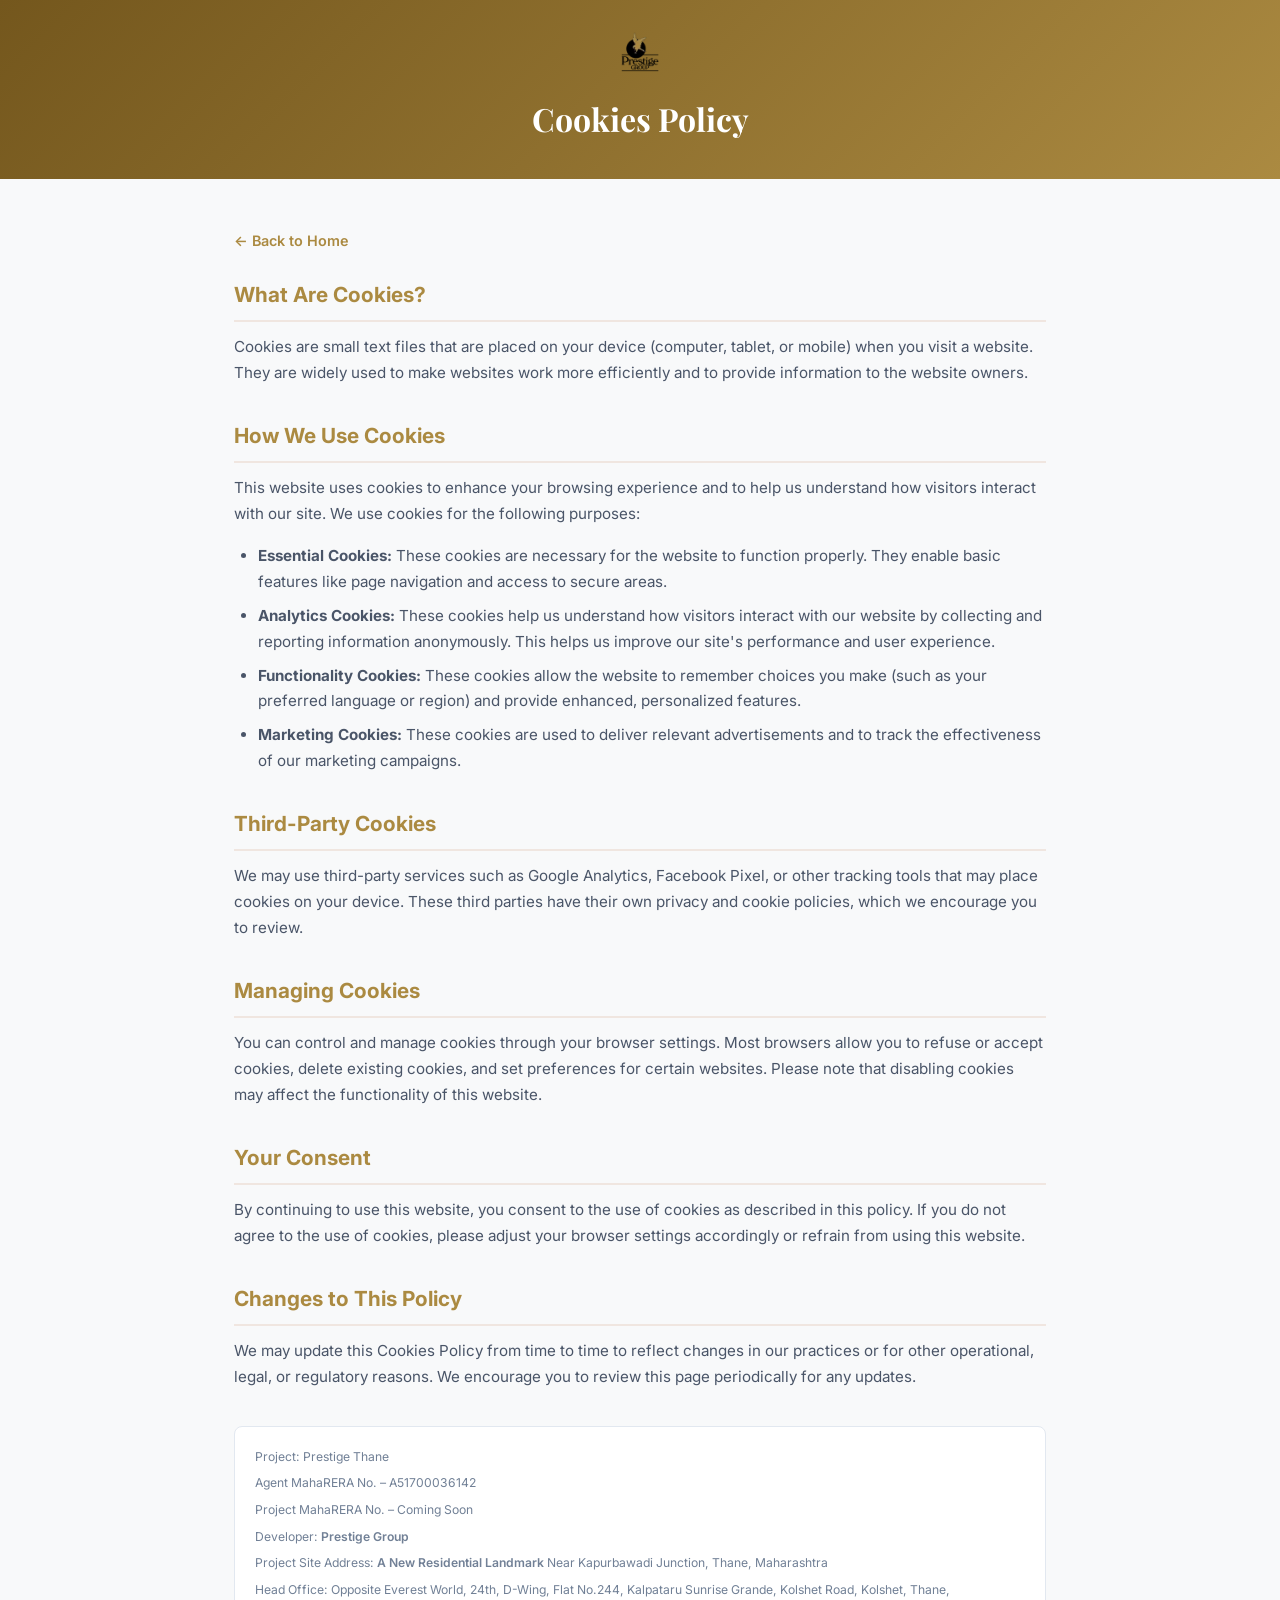
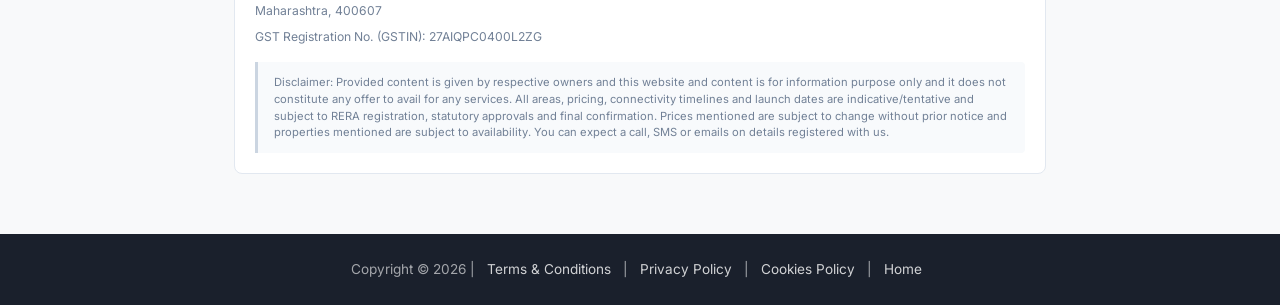
<file: cookies.html>
<!DOCTYPE html>
<html lang="en">
<head>
    <meta charset="UTF-8">
    <meta name="viewport" content="width=device-width, initial-scale=1.0">
    <meta name="description" content="Cookies Policy for Prestige Thane — The Strategic Advisors">
    <meta name="robots" content="noindex, nofollow">
    <link rel="icon" type="image/webp" href="img/logo.webp">
    <title>Cookies Policy | Prestige Thane</title>

    <!-- Google Fonts -->
    <link rel="preconnect" href="https://fonts.googleapis.com">
    <link rel="preconnect" href="https://fonts.gstatic.com" crossorigin>
    <link href="https://fonts.googleapis.com/css2?family=Inter:wght@300;400;500;600;700;800&family=Playfair+Display:wght@500;600;700&display=swap" rel="stylesheet">

    <style>
        *, *::before, *::after { margin: 0; padding: 0; box-sizing: border-box; }
        body {
            font-family: 'Inter', sans-serif;
            background: #f8f9fa;
            color: #1a202c;
            line-height: 1.7;
        }
        .page-header {
            background: linear-gradient(135deg, #74571d 0%, #ab8a41 100%);
            padding: 32px 24px;
            text-align: center;
        }
        .page-header a.logo-link {
            display: inline-block;
            margin-bottom: 12px;
        }
        .page-header .logo-img {
            height: 40px;
            width: auto;
        }
        .page-header h1 {
            font-family: 'Playfair Display', serif;
            font-size: 2rem;
            font-weight: 700;
            color: #ffffff;
        }
        .content-container {
            max-width: 860px;
            margin: 0 auto;
            padding: 48px 24px 60px;
        }
        .content-container h2 {
            font-size: 1.3rem;
            font-weight: 700;
            color: #ab8a41;
            margin: 32px 0 12px;
            padding-bottom: 8px;
            border-bottom: 2px solid #f0e6e0;
        }
        .content-container h2:first-of-type { margin-top: 0; }
        .content-container p {
            font-size: 0.95rem;
            color: #4a5568;
            margin-bottom: 16px;
        }
        .content-container ul {
            margin: 0 0 16px 24px;
            color: #4a5568;
            font-size: 0.95rem;
        }
        .content-container ul li {
            margin-bottom: 8px;
        }
        .rera-box {
            background: #ffffff;
            border: 1px solid #e2e8f0;
            border-radius: 8px;
            padding: 20px;
            margin-top: 36px;
        }
        .rera-box p {
            font-size: 0.76rem;
            color: #718096;
            margin-bottom: 6px;
        }
        .rera-box p strong { color: #718096; font-weight: 600; }
        .disclaimer-box {
            background: #f8fafc;
            border-left: 3px solid #cbd5e1;
            padding: 12px 16px;
            margin-top: 14px;
            border-radius: 0 4px 4px 0;
        }
        .disclaimer-box p { font-size: 0.70rem; color: #718096; margin: 0; line-height: 1.5; }
        .page-footer {
            background: #1a202c;
            padding: 24px;
            text-align: center;
        }
        .page-footer p {
            font-size: 0.85rem;
            color: rgba(255,255,255,0.6);
        }
        .page-footer a {
            color: rgba(255,255,255,0.8);
            text-decoration: none;
            margin: 0 8px;
            transition: color 0.2s;
        }
        .page-footer a:hover { color: #ffffff; }
        .back-link {
            display: inline-flex;
            align-items: center;
            gap: 6px;
            color: #ab8a41;
            font-weight: 600;
            font-size: 0.9rem;
            text-decoration: none;
            margin-bottom: 24px;
            transition: color 0.2s;
        }
        .back-link:hover { color: #74571d; }
    </style>
</head>
<body>

    <div class="page-header">
        <a href="index.html" class="logo-link">
            <img src="img/logo.webp" alt="Prestige Group Logo" class="logo-img">
        </a>
        <h1>Cookies Policy</h1>
    </div>

    <div class="content-container">
        <a href="index.html" class="back-link">← Back to Home</a>

        <h2>What Are Cookies?</h2>
        <p>Cookies are small text files that are placed on your device (computer, tablet, or mobile) when you visit a website. They are widely used to make websites work more efficiently and to provide information to the website owners.</p>

        <h2>How We Use Cookies</h2>
        <p>This website uses cookies to enhance your browsing experience and to help us understand how visitors interact with our site. We use cookies for the following purposes:</p>
        <ul>
            <li><strong>Essential Cookies:</strong> These cookies are necessary for the website to function properly. They enable basic features like page navigation and access to secure areas.</li>
            <li><strong>Analytics Cookies:</strong> These cookies help us understand how visitors interact with our website by collecting and reporting information anonymously. This helps us improve our site's performance and user experience.</li>
            <li><strong>Functionality Cookies:</strong> These cookies allow the website to remember choices you make (such as your preferred language or region) and provide enhanced, personalized features.</li>
            <li><strong>Marketing Cookies:</strong> These cookies are used to deliver relevant advertisements and to track the effectiveness of our marketing campaigns.</li>
        </ul>

        <h2>Third-Party Cookies</h2>
        <p>We may use third-party services such as Google Analytics, Facebook Pixel, or other tracking tools that may place cookies on your device. These third parties have their own privacy and cookie policies, which we encourage you to review.</p>

        <h2>Managing Cookies</h2>
        <p>You can control and manage cookies through your browser settings. Most browsers allow you to refuse or accept cookies, delete existing cookies, and set preferences for certain websites. Please note that disabling cookies may affect the functionality of this website.</p>

        <h2>Your Consent</h2>
        <p>By continuing to use this website, you consent to the use of cookies as described in this policy. If you do not agree to the use of cookies, please adjust your browser settings accordingly or refrain from using this website.</p>

        <h2>Changes to This Policy</h2>
        <p>We may update this Cookies Policy from time to time to reflect changes in our practices or for other operational, legal, or regulatory reasons. We encourage you to review this page periodically for any updates.</p>

        <div class="rera-box">
            <p>Project: Prestige Thane</p>
            <p>Agent MahaRERA No. – A51700036142</p>
            <p>Project MahaRERA No. – Coming Soon</p>
            <p>Developer: <strong>Prestige Group</strong></p>
            <p>Project Site Address: <strong>A New Residential Landmark</strong> Near Kapurbawadi Junction, Thane, Maharashtra</p>
            <p>Head Office: Opposite Everest World, 24th, D-Wing, Flat No.244, Kalpataru Sunrise Grande, Kolshet Road, Kolshet, Thane, Maharashtra, 400607</p>
            <p>GST Registration No. (GSTIN): 27AIQPC0400L2ZG</p>
            <div class="disclaimer-box">
                <p>Disclaimer: Provided content is given by respective owners and this website and content is for information purpose only and it does not constitute any offer to avail for any services. All areas, pricing, connectivity timelines and launch dates are indicative/tentative and subject to RERA registration, statutory approvals and final confirmation. Prices mentioned are subject to change without prior notice and properties mentioned are subject to availability. You can expect a call, SMS or emails on details registered with us.</p>
            </div>
        </div>
    </div>

    <div class="page-footer">
        <p>Copyright &copy; 2026 | <a href="terms.html">Terms & Conditions</a> | <a href="privacy.html">Privacy Policy</a> | <a href="cookies.html">Cookies Policy</a> | <a href="index.html">Home</a></p>
    </div>

</body>
</html>
</file>
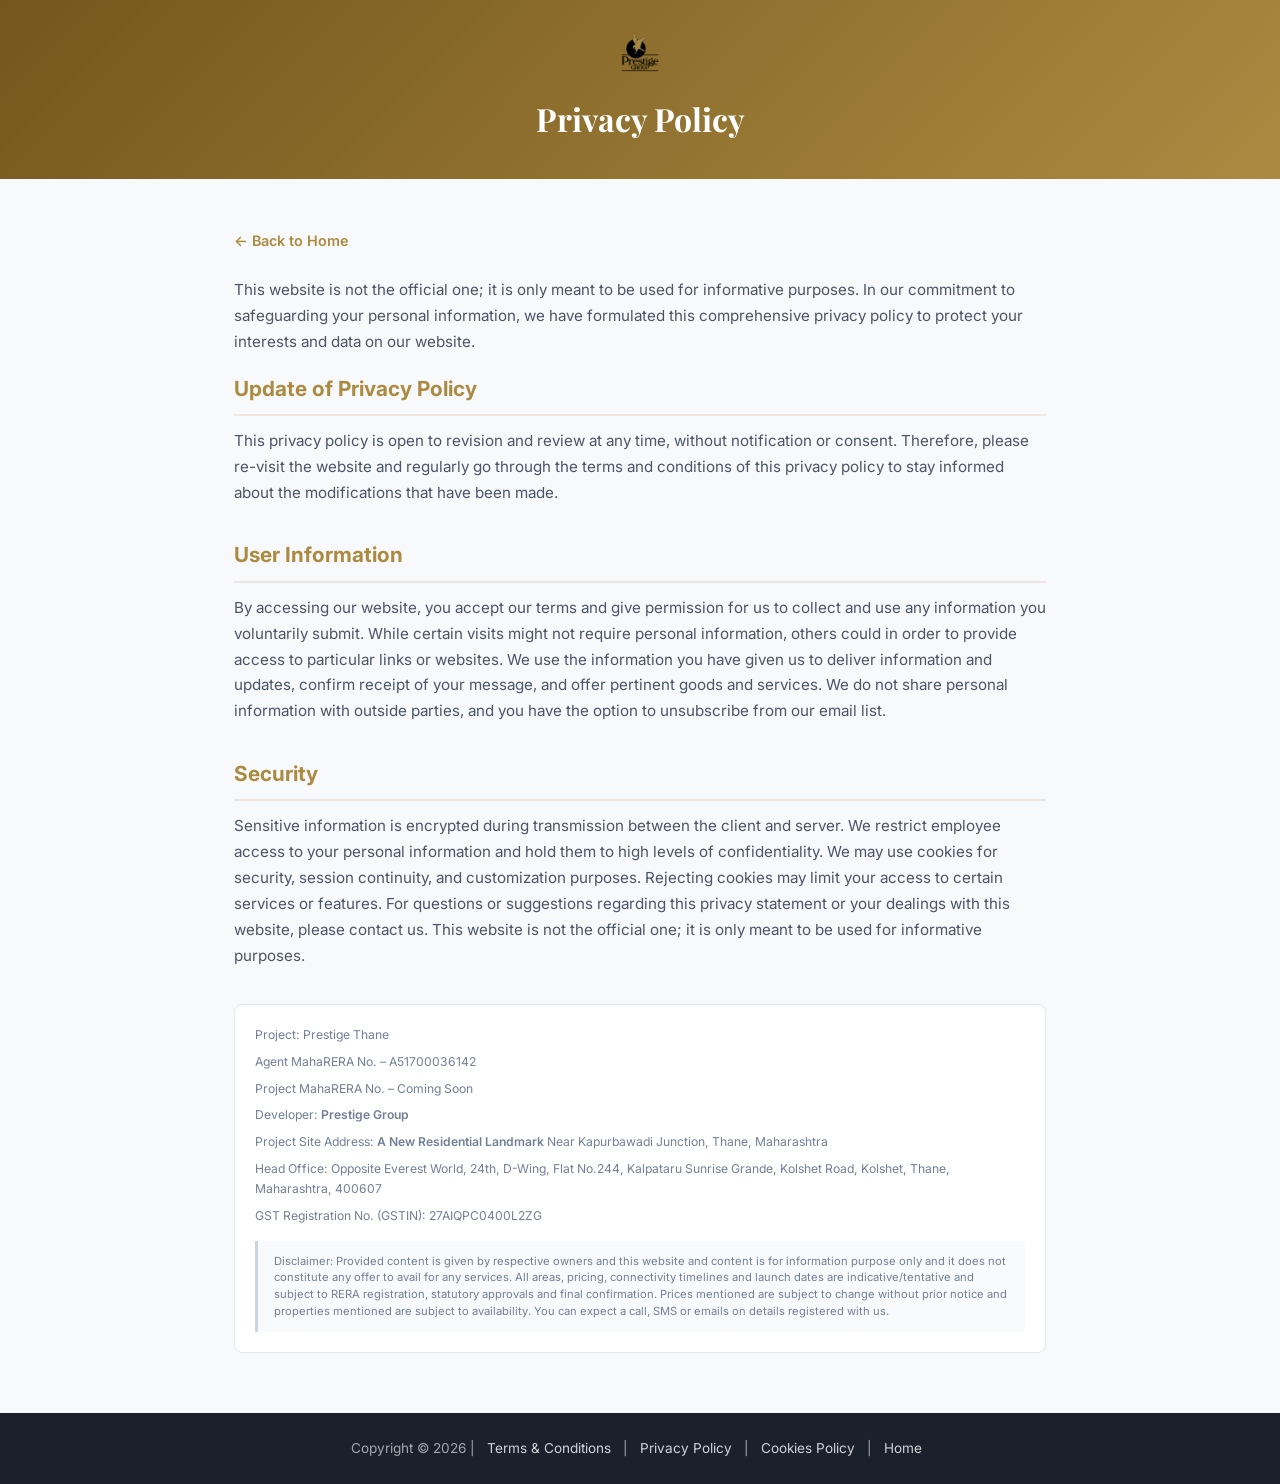
<file: privacy.html>
<!DOCTYPE html>
<html lang="en">
<head>
    <meta charset="UTF-8">
    <meta name="viewport" content="width=device-width, initial-scale=1.0">
    <meta name="description" content="Privacy Policy for Prestige Thane — The Strategic Advisors">
    <meta name="robots" content="noindex, nofollow">
    <link rel="icon" type="image/webp" href="img/logo.webp">
    <title>Privacy Policy | Prestige Thane</title>

    <!-- Google Fonts -->
    <link rel="preconnect" href="https://fonts.googleapis.com">
    <link rel="preconnect" href="https://fonts.gstatic.com" crossorigin>
    <link href="https://fonts.googleapis.com/css2?family=Inter:wght@300;400;500;600;700;800&family=Playfair+Display:wght@500;600;700&display=swap" rel="stylesheet">

    <style>
        *, *::before, *::after { margin: 0; padding: 0; box-sizing: border-box; }
        body {
            font-family: 'Inter', sans-serif;
            background: #f8f9fa;
            color: #1a202c;
            line-height: 1.7;
        }
        .page-header {
            background: linear-gradient(135deg, #74571d 0%, #ab8a41 100%);
            padding: 32px 24px;
            text-align: center;
        }
        .page-header a.logo-link {
            display: inline-block;
            margin-bottom: 12px;
        }
        .page-header .logo-img {
            height: 40px;
            width: auto;
        }
        .page-header h1 {
            font-family: 'Playfair Display', serif;
            font-size: 2rem;
            font-weight: 700;
            color: #ffffff;
        }
        .content-container {
            max-width: 860px;
            margin: 0 auto;
            padding: 48px 24px 60px;
        }
        .content-container h2 {
            font-size: 1.3rem;
            font-weight: 700;
            color: #ab8a41;
            margin: 32px 0 12px;
            padding-bottom: 8px;
            border-bottom: 2px solid #f0e6e0;
        }
        .content-container h2:first-of-type { margin-top: 0; }
        .content-container p {
            font-size: 0.95rem;
            color: #4a5568;
            margin-bottom: 16px;
        }
        .rera-box {
            background: #ffffff;
            border: 1px solid #e2e8f0;
            border-radius: 8px;
            padding: 20px;
            margin-top: 36px;
        }
        .rera-box p {
            font-size: 0.76rem;
            color: #718096;
            margin-bottom: 6px;
        }
        .rera-box p strong { color: #718096; font-weight: 600; }
        .disclaimer-box {
            background: #f8fafc;
            border-left: 3px solid #cbd5e1;
            padding: 12px 16px;
            margin-top: 14px;
            border-radius: 0 4px 4px 0;
        }
        .disclaimer-box p { font-size: 0.70rem; color: #718096; margin: 0; line-height: 1.5; }
        .page-footer {
            background: #1a202c;
            padding: 24px;
            text-align: center;
        }
        .page-footer p {
            font-size: 0.85rem;
            color: rgba(255,255,255,0.6);
        }
        .page-footer a {
            color: rgba(255,255,255,0.8);
            text-decoration: none;
            margin: 0 8px;
            transition: color 0.2s;
        }
        .page-footer a:hover { color: #ffffff; }
        .back-link {
            display: inline-flex;
            align-items: center;
            gap: 6px;
            color: #ab8a41;
            font-weight: 600;
            font-size: 0.9rem;
            text-decoration: none;
            margin-bottom: 24px;
            transition: color 0.2s;
        }
        .back-link:hover { color: #74571d; }
    </style>
</head>
<body>

    <div class="page-header">
        <a href="index.html" class="logo-link">
            <img src="img/logo.webp" alt="Prestige Group Logo" class="logo-img">
        </a>
        <h1>Privacy Policy</h1>
    </div>

    <div class="content-container">
        <a href="index.html" class="back-link">← Back to Home</a>

        <p>This website is not the official one; it is only meant to be used for informative purposes. In our commitment to safeguarding your personal information, we have formulated this comprehensive privacy policy to protect your interests and data on our website.</p>

        <h2>Update of Privacy Policy</h2>
        <p>This privacy policy is open to revision and review at any time, without notification or consent. Therefore, please re-visit the website and regularly go through the terms and conditions of this privacy policy to stay informed about the modifications that have been made.</p>

        <h2>User Information</h2>
        <p>By accessing our website, you accept our terms and give permission for us to collect and use any information you voluntarily submit. While certain visits might not require personal information, others could in order to provide access to particular links or websites. We use the information you have given us to deliver information and updates, confirm receipt of your message, and offer pertinent goods and services. We do not share personal information with outside parties, and you have the option to unsubscribe from our email list.</p>

        <h2>Security</h2>
        <p>Sensitive information is encrypted during transmission between the client and server. We restrict employee access to your personal information and hold them to high levels of confidentiality. We may use cookies for security, session continuity, and customization purposes. Rejecting cookies may limit your access to certain services or features. For questions or suggestions regarding this privacy statement or your dealings with this website, please contact us. This website is not the official one; it is only meant to be used for informative purposes.</p>

        <div class="rera-box">
            <p>Project: Prestige Thane</p>
            <p>Agent MahaRERA No. – A51700036142</p>
            <p>Project MahaRERA No. – Coming Soon</p>
            <p>Developer: <strong>Prestige Group</strong></p>
            <p>Project Site Address: <strong>A New Residential Landmark</strong> Near Kapurbawadi Junction, Thane, Maharashtra</p>
            <p>Head Office: Opposite Everest World, 24th, D-Wing, Flat No.244, Kalpataru Sunrise Grande, Kolshet Road, Kolshet, Thane, Maharashtra, 400607</p>
            <p>GST Registration No. (GSTIN): 27AIQPC0400L2ZG</p>
            <div class="disclaimer-box">
                <p>Disclaimer: Provided content is given by respective owners and this website and content is for information purpose only and it does not constitute any offer to avail for any services. All areas, pricing, connectivity timelines and launch dates are indicative/tentative and subject to RERA registration, statutory approvals and final confirmation. Prices mentioned are subject to change without prior notice and properties mentioned are subject to availability. You can expect a call, SMS or emails on details registered with us.</p>
            </div>
        </div>
    </div>

    <div class="page-footer">
        <p>Copyright &copy; 2026 | <a href="terms.html">Terms & Conditions</a> | <a href="privacy.html">Privacy Policy</a> | <a href="cookies.html">Cookies Policy</a> | <a href="index.html">Home</a></p>
    </div>

</body>
</html>
</file>
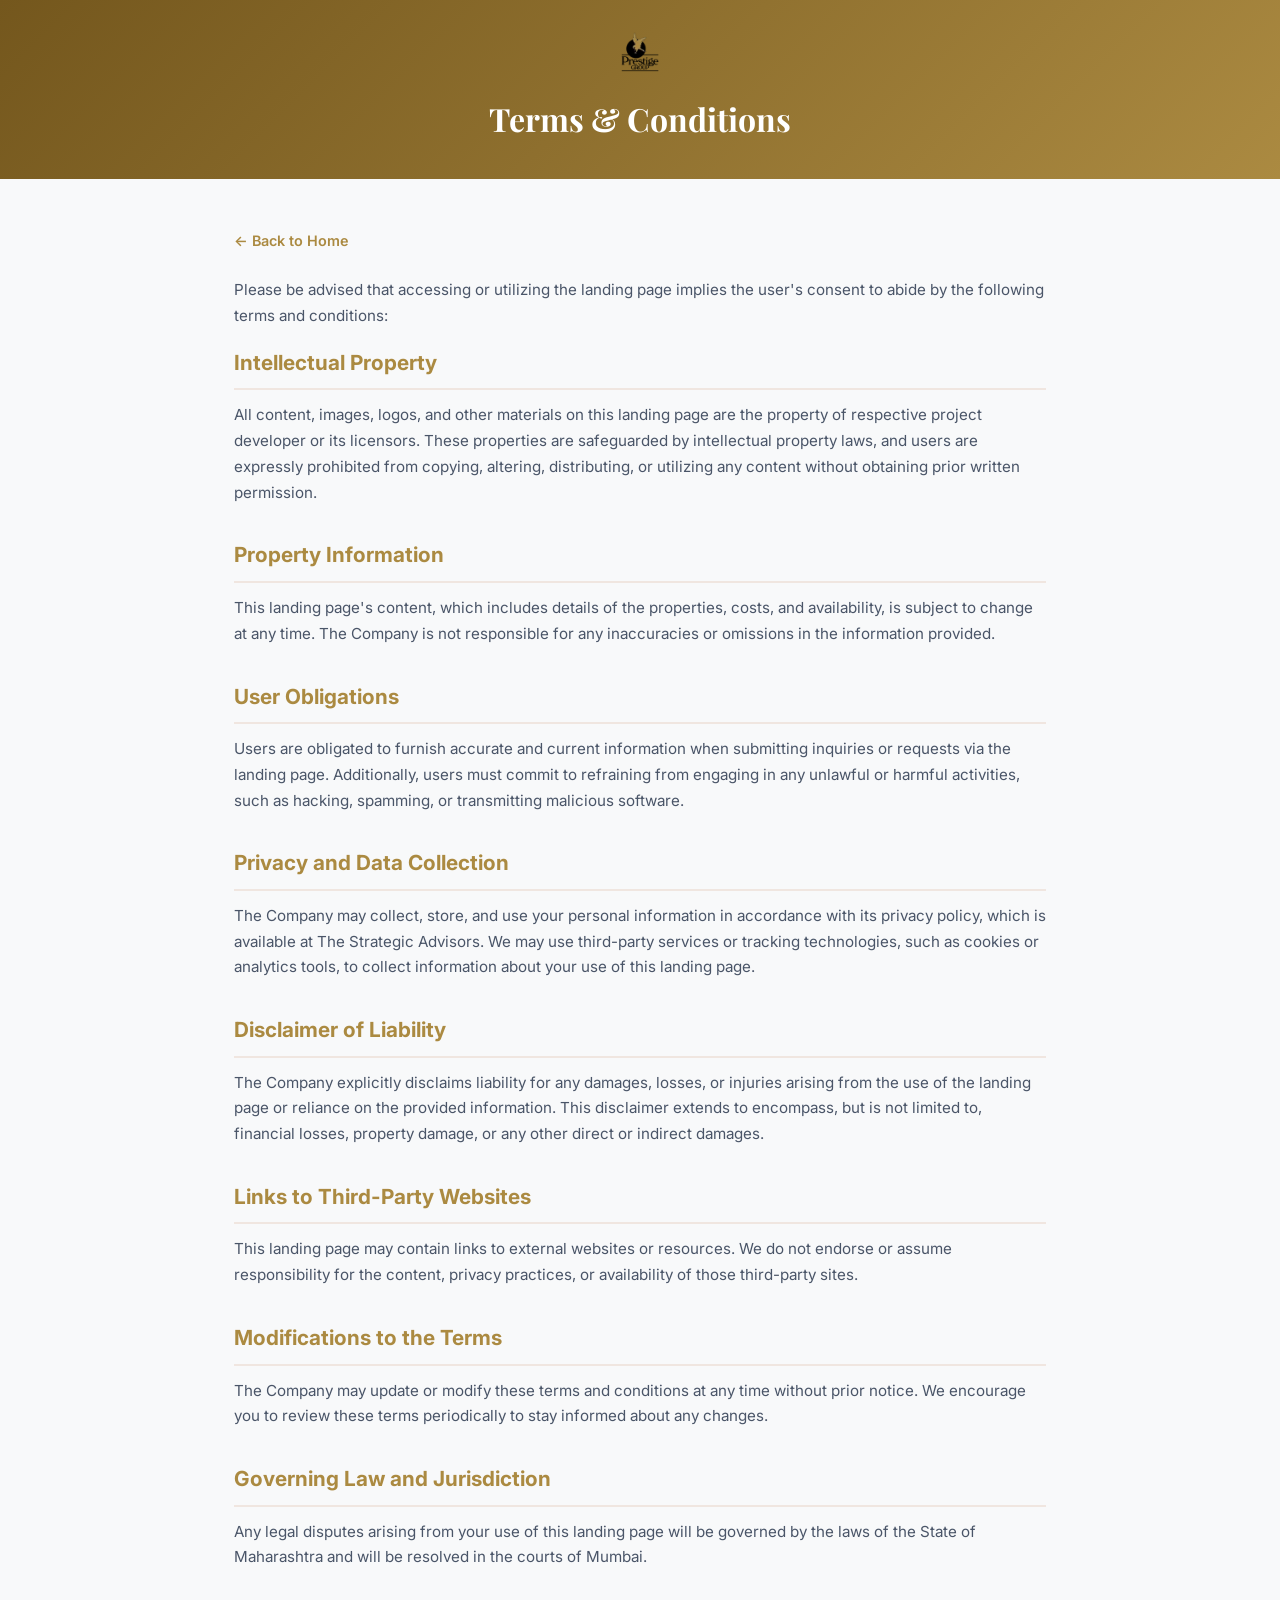
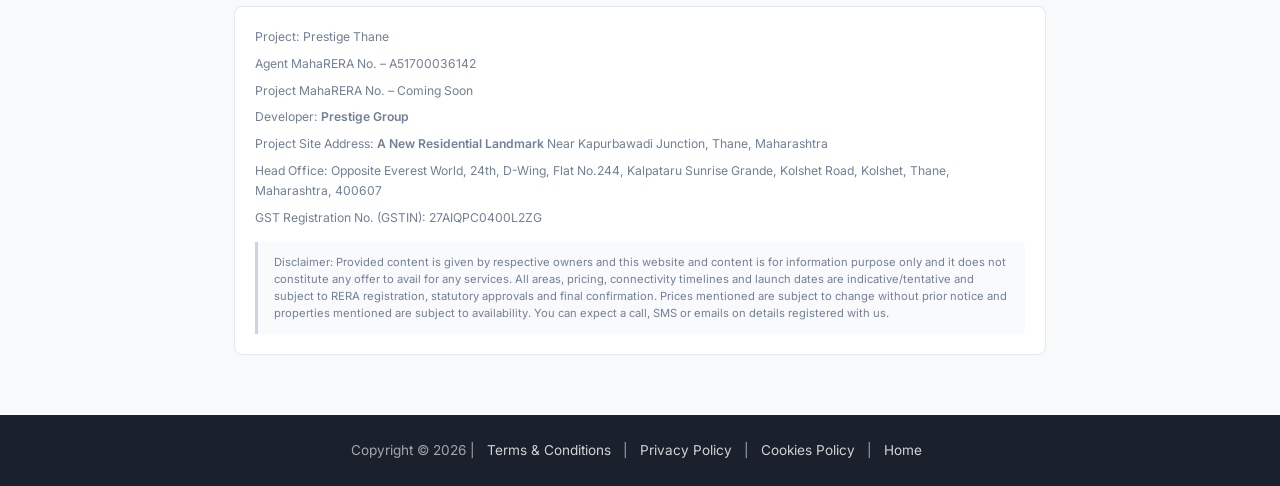
<file: terms.html>
<!DOCTYPE html>
<html lang="en">
<head>
    <meta charset="UTF-8">
    <meta name="viewport" content="width=device-width, initial-scale=1.0">
    <meta name="description" content="Terms & Conditions for Prestige Thane — The Strategic Advisors">
    <meta name="robots" content="noindex, nofollow">
    <link rel="icon" type="image/webp" href="img/logo.webp">
    <title>Terms & Conditions | Prestige Thane</title>

    <!-- Google Fonts -->
    <link rel="preconnect" href="https://fonts.googleapis.com">
    <link rel="preconnect" href="https://fonts.gstatic.com" crossorigin>
    <link href="https://fonts.googleapis.com/css2?family=Inter:wght@300;400;500;600;700;800&family=Playfair+Display:wght@500;600;700&display=swap" rel="stylesheet">

    <style>
        *, *::before, *::after { margin: 0; padding: 0; box-sizing: border-box; }
        body {
            font-family: 'Inter', sans-serif;
            background: #f8f9fa;
            color: #1a202c;
            line-height: 1.7;
        }
        .page-header {
            background: linear-gradient(135deg, #74571d 0%, #ab8a41 100%);
            padding: 32px 24px;
            text-align: center;
        }
        .page-header a.logo-link {
            display: inline-block;
            margin-bottom: 12px;
        }
        .page-header .logo-img {
            height: 40px;
            width: auto;
        }
        .page-header h1 {
            font-family: 'Playfair Display', serif;
            font-size: 2rem;
            font-weight: 700;
            color: #ffffff;
        }
        .content-container {
            max-width: 860px;
            margin: 0 auto;
            padding: 48px 24px 60px;
        }
        .content-container h2 {
            font-size: 1.3rem;
            font-weight: 700;
            color: #ab8a41;
            margin: 32px 0 12px;
            padding-bottom: 8px;
            border-bottom: 2px solid #f0e6e0;
        }
        .content-container h2:first-of-type { margin-top: 0; }
        .content-container p {
            font-size: 0.95rem;
            color: #4a5568;
            margin-bottom: 16px;
        }
        .rera-box {
            background: #ffffff;
            border: 1px solid #e2e8f0;
            border-radius: 8px;
            padding: 20px;
            margin-top: 36px;
        }
        .rera-box p {
            font-size: 0.76rem;
            color: #718096;
            margin-bottom: 6px;
        }
        .rera-box p strong { color: #718096; font-weight: 600; }
        .disclaimer-box {
            background: #f8fafc;
            border-left: 3px solid #cbd5e1;
            padding: 12px 16px;
            margin-top: 14px;
            border-radius: 0 4px 4px 0;
        }
        .disclaimer-box p { font-size: 0.70rem; color: #718096; margin: 0; line-height: 1.5; }
        .page-footer {
            background: #1a202c;
            padding: 24px;
            text-align: center;
        }
        .page-footer p {
            font-size: 0.85rem;
            color: rgba(255,255,255,0.6);
        }
        .page-footer a {
            color: rgba(255,255,255,0.8);
            text-decoration: none;
            margin: 0 8px;
            transition: color 0.2s;
        }
        .page-footer a:hover { color: #ffffff; }
        .back-link {
            display: inline-flex;
            align-items: center;
            gap: 6px;
            color: #ab8a41;
            font-weight: 600;
            font-size: 0.9rem;
            text-decoration: none;
            margin-bottom: 24px;
            transition: color 0.2s;
        }
        .back-link:hover { color: #74571d; }
    </style>
</head>
<body>

    <div class="page-header">
        <a href="index.html" class="logo-link">
            <img src="img/logo.webp" alt="Prestige Group Logo" class="logo-img">
        </a>
        <h1>Terms & Conditions</h1>
    </div>

    <div class="content-container">
        <a href="index.html" class="back-link">← Back to Home</a>

        <p>Please be advised that accessing or utilizing the landing page implies the user's consent to abide by the following terms and conditions:</p>

        <h2>Intellectual Property</h2>
        <p>All content, images, logos, and other materials on this landing page are the property of respective project developer or its licensors. These properties are safeguarded by intellectual property laws, and users are expressly prohibited from copying, altering, distributing, or utilizing any content without obtaining prior written permission.</p>

        <h2>Property Information</h2>
        <p>This landing page's content, which includes details of the properties, costs, and availability, is subject to change at any time. The Company is not responsible for any inaccuracies or omissions in the information provided.</p>

        <h2>User Obligations</h2>
        <p>Users are obligated to furnish accurate and current information when submitting inquiries or requests via the landing page. Additionally, users must commit to refraining from engaging in any unlawful or harmful activities, such as hacking, spamming, or transmitting malicious software.</p>

        <h2>Privacy and Data Collection</h2>
        <p>The Company may collect, store, and use your personal information in accordance with its privacy policy, which is available at The Strategic Advisors. We may use third-party services or tracking technologies, such as cookies or analytics tools, to collect information about your use of this landing page.</p>

        <h2>Disclaimer of Liability</h2>
        <p>The Company explicitly disclaims liability for any damages, losses, or injuries arising from the use of the landing page or reliance on the provided information. This disclaimer extends to encompass, but is not limited to, financial losses, property damage, or any other direct or indirect damages.</p>

        <h2>Links to Third-Party Websites</h2>
        <p>This landing page may contain links to external websites or resources. We do not endorse or assume responsibility for the content, privacy practices, or availability of those third-party sites.</p>

        <h2>Modifications to the Terms</h2>
        <p>The Company may update or modify these terms and conditions at any time without prior notice. We encourage you to review these terms periodically to stay informed about any changes.</p>

        <h2>Governing Law and Jurisdiction</h2>
        <p>Any legal disputes arising from your use of this landing page will be governed by the laws of the State of Maharashtra and will be resolved in the courts of Mumbai.</p>

        <div class="rera-box">
            <p>Project: Prestige Thane</p>
            <p>Agent MahaRERA No. – A51700036142</p>
            <p>Project MahaRERA No. – Coming Soon</p>
            <p>Developer: <strong>Prestige Group</strong></p>
            <p>Project Site Address: <strong>A New Residential Landmark</strong> Near Kapurbawadi Junction, Thane, Maharashtra</p>
            <p>Head Office: Opposite Everest World, 24th, D-Wing, Flat No.244, Kalpataru Sunrise Grande, Kolshet Road, Kolshet, Thane, Maharashtra, 400607</p>
            <p>GST Registration No. (GSTIN): 27AIQPC0400L2ZG</p>
            <div class="disclaimer-box">
                <p>Disclaimer: Provided content is given by respective owners and this website and content is for information purpose only and it does not constitute any offer to avail for any services. All areas, pricing, connectivity timelines and launch dates are indicative/tentative and subject to RERA registration, statutory approvals and final confirmation. Prices mentioned are subject to change without prior notice and properties mentioned are subject to availability. You can expect a call, SMS or emails on details registered with us.</p>
            </div>
        </div>
    </div>

    <div class="page-footer">
        <p>Copyright &copy; 2026 | <a href="terms.html">Terms & Conditions</a> | <a href="privacy.html">Privacy Policy</a> | <a href="cookies.html">Cookies Policy</a> | <a href="index.html">Home</a></p>
    </div>

</body>
</html>
</file>
